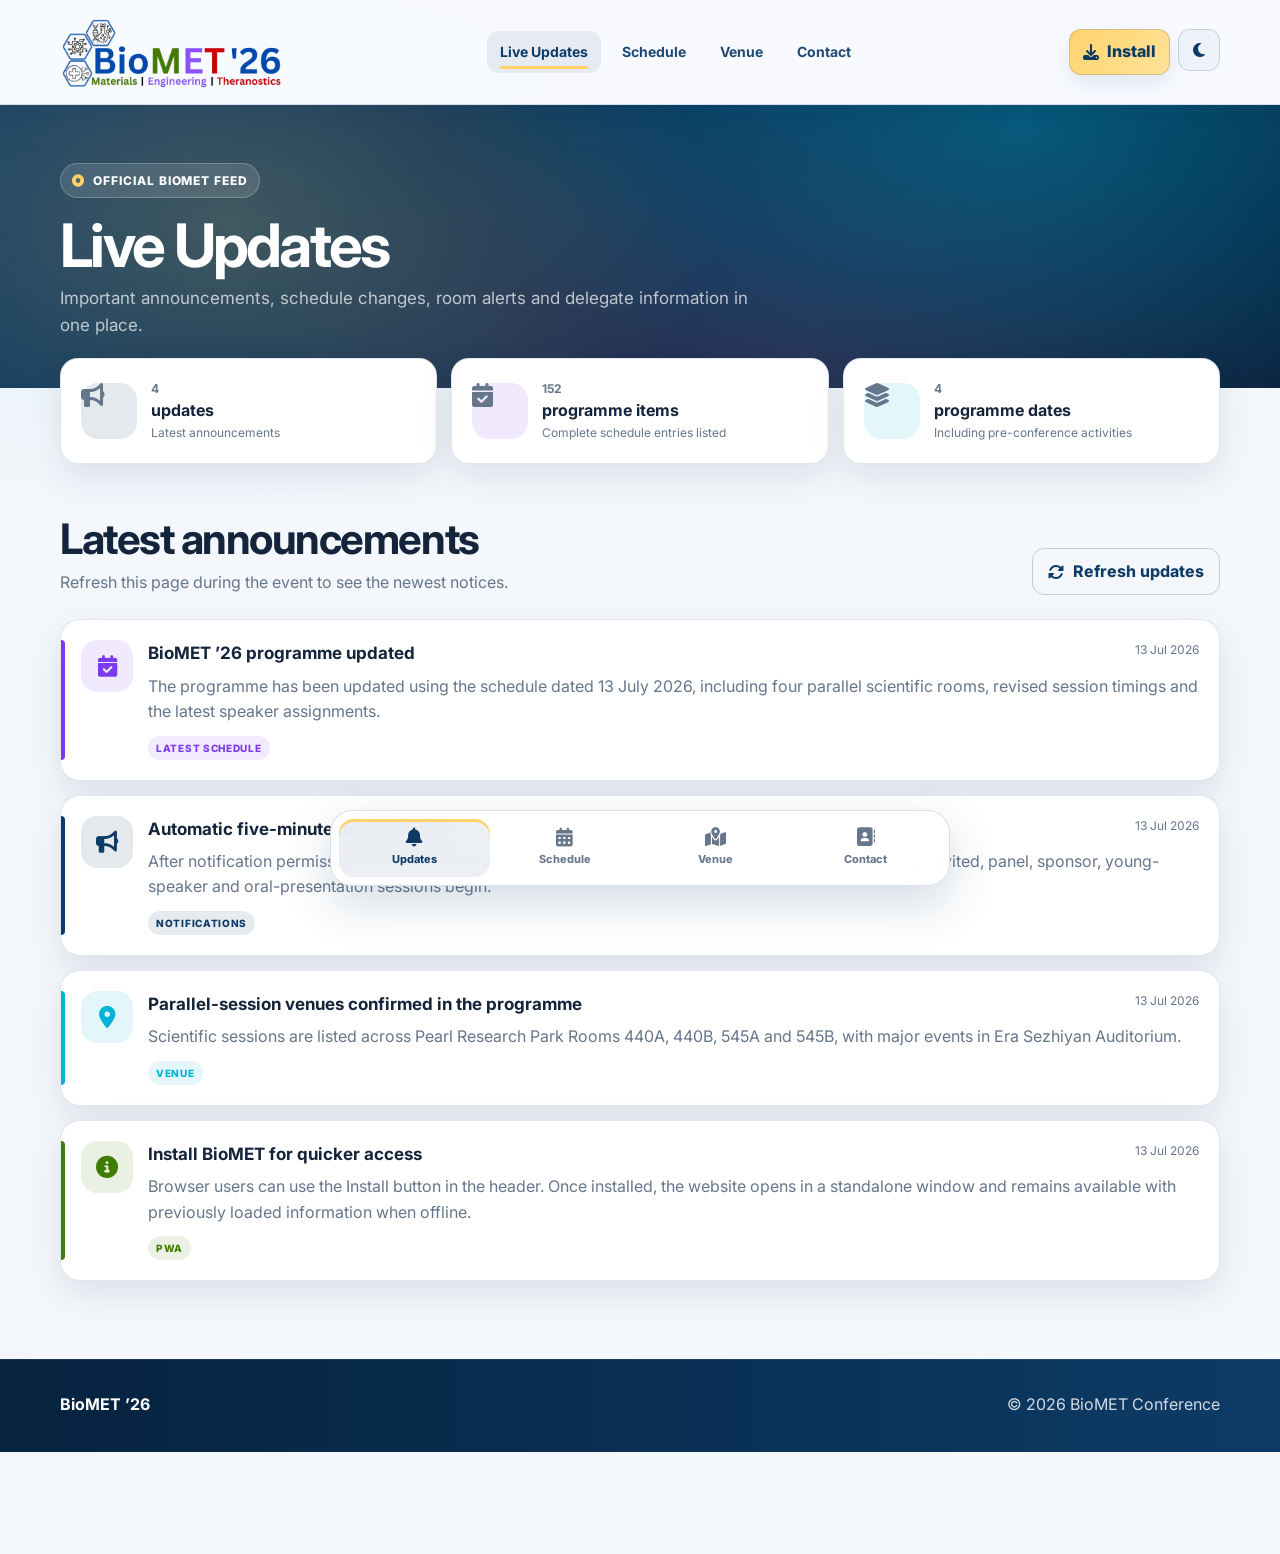
<file: index.html>
<!DOCTYPE html>
<html lang="en">
<head>
  <meta charset="UTF-8"><meta name="viewport" content="width=device-width,initial-scale=1,viewport-fit=cover"><meta name="theme-color" content="#f8faff">
  <meta name="description" content="BioMET Conference live updates"><title>Live Updates | BioMET Conference</title>
  <meta name="application-name" content="BioMET ’26">
  <meta name="mobile-web-app-capable" content="yes">
  <meta name="apple-mobile-web-app-capable" content="yes">
  <meta name="apple-mobile-web-app-title" content="BioMET ’26">
  <meta name="apple-mobile-web-app-status-bar-style" content="default">
  <link rel="manifest" href="manifest.json">
  <link rel="icon" type="image/png" sizes="64x64" href="assets/icons/favicon-64.png">
  <link rel="apple-touch-icon" sizes="180x180" href="assets/icons/apple-touch-icon.png">

<link rel="preconnect" href="https://fonts.googleapis.com"><link rel="preconnect" href="https://fonts.gstatic.com" crossorigin>
  <link href="https://fonts.googleapis.com/css2?family=Inter:wght@400;500;600;700;800&display=swap" rel="stylesheet">
  <link rel="stylesheet" href="https://cdnjs.cloudflare.com/ajax/libs/font-awesome/6.7.2/css/all.min.css"><link rel="stylesheet" href="assets/css/style.css">
</head>
<body data-page="home">
<a class="skip-link" href="#main-content">Skip to content</a>
<header class="app-header"><div class="container header-inner"><a class="brand" href="index.html" aria-label="BioMET home"><img src="assets/icons/logo.png" alt="BioMET Conference"></a><nav class="desktop-nav" aria-label="Primary navigation"><a href="index.html" data-nav="home">Live Updates</a><a href="schedule.html" data-nav="schedule">Schedule</a><a href="venue.html" data-nav="venue">Venue</a><a href="contact.html" data-nav="contact">Contact</a></nav><div class="header-tools"><button class="icon-button theme-button" type="button" data-theme-toggle aria-label="Toggle colour theme"><i class="fa-solid fa-moon"></i></button><button class="icon-button menu-button" id="menuButton" type="button" aria-expanded="false" aria-controls="drawer" aria-label="Open menu"><i class="fa-solid fa-bars"></i></button></div></div></header>
<aside class="drawer" id="drawer" aria-hidden="true"><button class="drawer-backdrop" id="drawerBackdrop" aria-label="Close menu"></button><div class="drawer-panel"><div class="drawer-title"><strong>Conference menu</strong><button class="icon-button" id="drawerClose" type="button" aria-label="Close menu"><i class="fa-solid fa-xmark"></i></button></div><nav class="drawer-nav"><a href="index.html" data-nav="home"><i class="fa-solid fa-bell"></i>Live Updates</a><a href="schedule.html" data-nav="schedule"><i class="fa-solid fa-calendar-days"></i>Schedule</a><a href="venue.html" data-nav="venue"><i class="fa-solid fa-map-location-dot"></i>Venue</a><a href="contact.html" data-nav="contact"><i class="fa-solid fa-address-book"></i>Contact</a></nav></div></aside>
<main id="main-content">
  <section class="page-hero home-hero">
    <div class="container page-hero-inner">
      <div class="hero-copy">
        <span class="page-kicker"><i class="fa-solid fa-circle-dot"></i>Official BioMET feed</span>
        <h1>Live Updates</h1>
        <p>Important announcements, schedule changes, room alerts and delegate information in one place.</p>
      </div>

      <aside class="conference-countdown" id="conferenceCountdown" aria-label="Countdown to BioMET ’26">
        <div class="countdown-heading">
          <span><i class="fa-regular fa-clock"></i> Conference begins in</span>
          <small id="countdownStartLabel">5 Aug 2026 · 12:00 AM IST</small>
        </div>
        <div class="countdown-grid" id="countdownGrid">
          <div><strong id="countdownDays">00</strong><span>Days</span></div>
          <div><strong id="countdownHours">00</strong><span>Hours</span></div>
          <div><strong id="countdownMinutes">00</strong><span>Minutes</span></div>
          <div><strong id="countdownSeconds">00</strong><span>Seconds</span></div>
        </div>
</div>
</aside>
    </div>
  </section>
  <div class="container dashboard-strip" aria-label="Conference summary">
    <article class="metric-card" style="--accent:#0d3b66"><span class="metric-icon"><i class="fa-solid fa-bullhorn"></i></span><div><strong><span id="updateCount">0</span> updates</strong><span>Latest announcements</span></div></article>
    <article class="metric-card" style="--accent:#7c3aed"><span class="metric-icon"><i class="fa-solid fa-calendar-check"></i></span><div><strong><span id="scheduleCount">0</span> programme items</strong><span>Complete schedule entries listed</span></div></article>
    <article class="metric-card" style="--accent:#00b4d8"><span class="metric-icon"><i class="fa-solid fa-layer-group"></i></span><div><strong><span id="conferenceDayCount">0</span> programme dates</strong><span>Including pre-conference activities</span></div></article>
  </div>
  <section class="page-content"><div class="container"><div class="section-heading"><div><h2>Latest announcements</h2><p>Refresh this page during the event to see the newest notices.</p></div><button class="button button-ghost" id="refreshUpdates" type="button"><i class="fa-solid fa-rotate"></i>Refresh updates</button></div><div class="updates-grid"><div class="updates-feed" id="updatesFeed" aria-live="polite"></div></div></div></section>
</main>
<footer class="footer"><div class="container footer-inner"><div><strong data-conference-name>BioMET Conference</strong></div><div>© <span data-current-year></span> BioMET Conference</div></div></footer>
<nav class="app-dock" aria-label="Conference pages"><a href="index.html" data-nav="home"><i class="fa-solid fa-bell"></i><span>Updates</span></a><a href="schedule.html" data-nav="schedule"><i class="fa-solid fa-calendar-days"></i><span>Schedule</span></a><a href="venue.html" data-nav="venue"><i class="fa-solid fa-map-location-dot"></i><span>Venue</span></a><a href="contact.html" data-nav="contact"><i class="fa-solid fa-address-book"></i><span>Contact</span></a></nav>
<div class="toast" id="toast" role="status" aria-live="polite"><i class="fa-solid fa-circle-info"></i><span id="toastText">Updated</span></div>
<script src="assets/js/data.js"></script><script src="assets/js/app.js"></script>
</body></html>
</file>
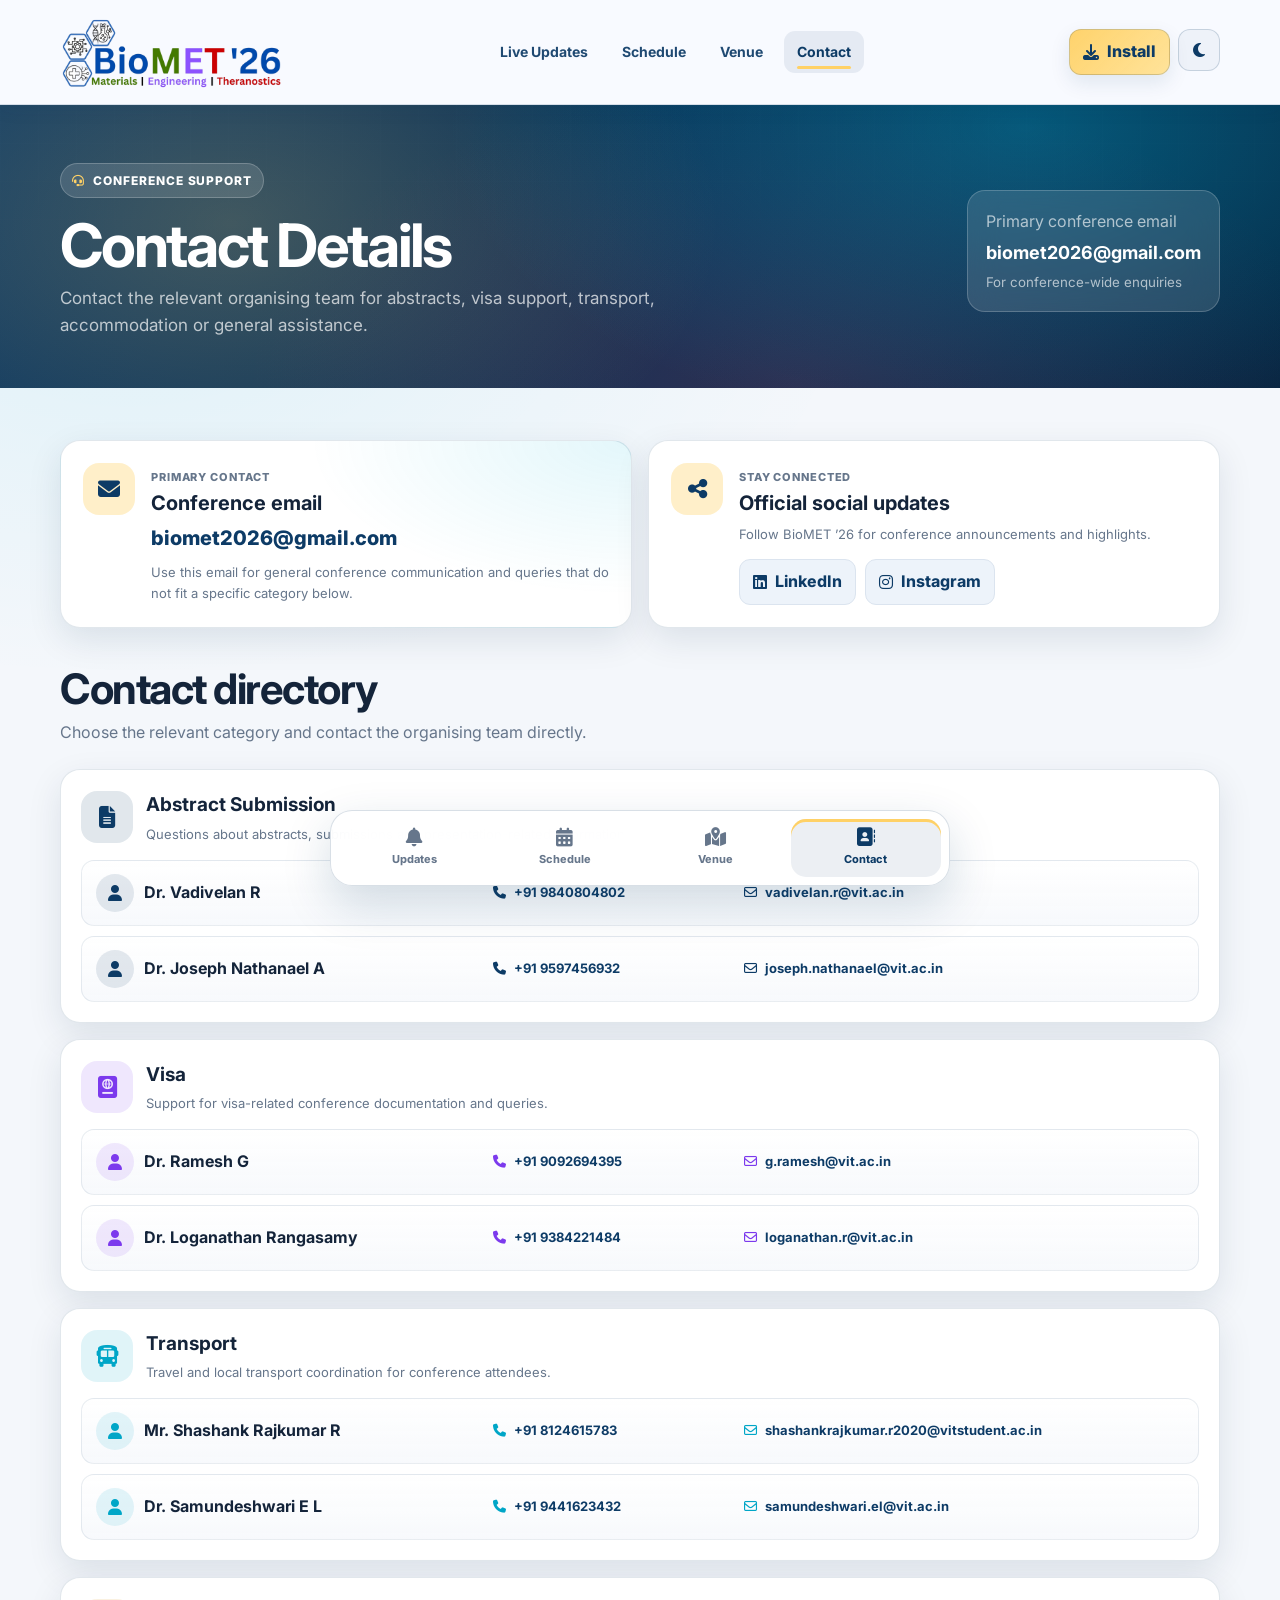
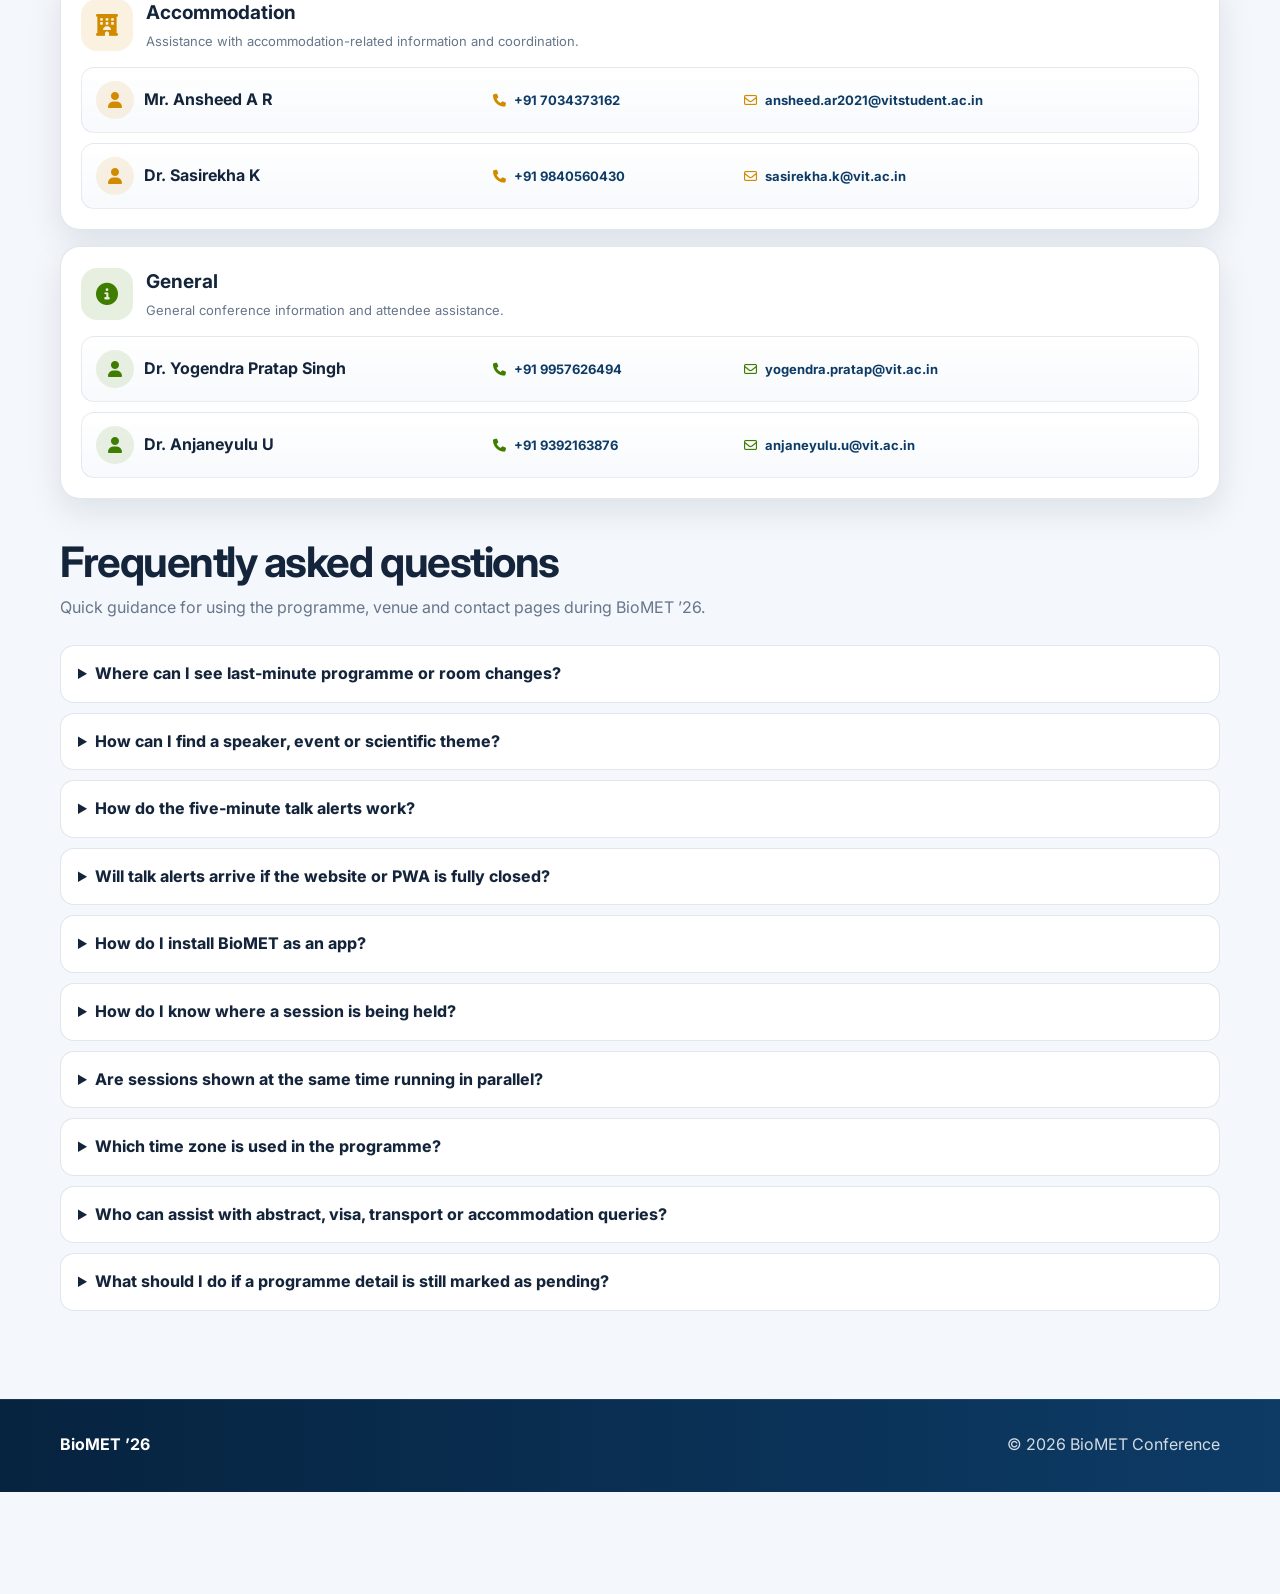
<file: contact.html>
<!DOCTYPE html>
<html lang="en">
<head>
  <meta charset="UTF-8">
  <meta name="viewport" content="width=device-width,initial-scale=1,viewport-fit=cover">
  <meta name="theme-color" content="#f8faff">
  <meta name="description" content="BioMET ’26 conference contact details">
  <title>Contact | BioMET ’26</title>
  <meta name="application-name" content="BioMET ’26">
  <meta name="mobile-web-app-capable" content="yes">
  <meta name="apple-mobile-web-app-capable" content="yes">
  <meta name="apple-mobile-web-app-title" content="BioMET ’26">
  <meta name="apple-mobile-web-app-status-bar-style" content="default">
  <link rel="manifest" href="manifest.json">
  <link rel="icon" type="image/png" sizes="64x64" href="assets/icons/favicon-64.png">
  <link rel="apple-touch-icon" sizes="180x180" href="assets/icons/apple-touch-icon.png">

<link rel="preconnect" href="https://fonts.googleapis.com">
  <link rel="preconnect" href="https://fonts.gstatic.com" crossorigin>
  <link href="https://fonts.googleapis.com/css2?family=Inter:wght@400;500;600;700;800&display=swap" rel="stylesheet">
  <link rel="stylesheet" href="https://cdnjs.cloudflare.com/ajax/libs/font-awesome/6.7.2/css/all.min.css">
  <link rel="stylesheet" href="assets/css/style.css">
</head>
<body data-page="contact">
  <a class="skip-link" href="#main-content">Skip to content</a>

  <header class="app-header">
    <div class="container header-inner">
      <a class="brand" href="index.html" aria-label="BioMET home"><img src="assets/icons/logo.png" alt="BioMET ’26"></a>
      <nav class="desktop-nav" aria-label="Primary navigation">
        <a href="index.html" data-nav="home">Live Updates</a>
        <a href="schedule.html" data-nav="schedule">Schedule</a>
        <a href="venue.html" data-nav="venue">Venue</a>
        <a href="contact.html" data-nav="contact">Contact</a>
      </nav>
      <div class="header-tools">
        <button class="icon-button theme-button" type="button" data-theme-toggle aria-label="Toggle colour theme"><i class="fa-solid fa-moon"></i></button>
        <button class="icon-button menu-button" id="menuButton" type="button" aria-expanded="false" aria-controls="drawer" aria-label="Open menu"><i class="fa-solid fa-bars"></i></button>
      </div>
    </div>
  </header>

  <aside class="drawer" id="drawer" aria-hidden="true">
    <button class="drawer-backdrop" id="drawerBackdrop" aria-label="Close menu"></button>
    <div class="drawer-panel">
      <div class="drawer-title"><strong>Conference menu</strong><button class="icon-button" id="drawerClose" type="button" aria-label="Close menu"><i class="fa-solid fa-xmark"></i></button></div>
      <nav class="drawer-nav" aria-label="Mobile navigation">
        <a href="index.html" data-nav="home"><i class="fa-solid fa-bell"></i>Live Updates</a>
        <a href="schedule.html" data-nav="schedule"><i class="fa-solid fa-calendar-days"></i>Schedule</a>
        <a href="venue.html" data-nav="venue"><i class="fa-solid fa-map-location-dot"></i>Venue</a>
        <a href="contact.html" data-nav="contact"><i class="fa-solid fa-address-book"></i>Contact</a>
      </nav>
    </div>
  </aside>

  <main id="main-content">
    <section class="page-hero">
      <div class="container page-hero-inner">
        <div>
          <span class="page-kicker"><i class="fa-solid fa-headset"></i>Conference support</span>
          <h1>Contact Details</h1>
          <p>Contact the relevant organising team for abstracts, visa support, transport, accommodation or general assistance.</p>
        </div>
        <div class="hero-status">
          <span>Primary conference email</span>
          <strong id="primaryEmailHero">biomet2026@gmail.com</strong>
          <small>For conference-wide enquiries</small>
        </div>
      </div>
    </section>

    <section class="page-content">
      <div class="container">
        <div class="contact-overview-grid">
          <article class="contact-overview-card contact-overview-primary">
            <span class="contact-overview-icon"><i class="fa-solid fa-envelope"></i></span>
            <div>
              <span class="contact-overline">Primary contact</span>
              <h2>Conference email</h2>
              <a class="contact-overview-value" id="primaryEmailLink" href="mailto:biomet2026@gmail.com">biomet2026@gmail.com</a>
              <p>Use this email for general conference communication and queries that do not fit a specific category below.</p>
            </div>
          </article>

          <article class="contact-overview-card">
            <span class="contact-overview-icon"><i class="fa-solid fa-share-nodes"></i></span>
            <div>
              <span class="contact-overline">Stay connected</span>
              <h2>Official social updates</h2>
              <p>Follow BioMET ’26 for conference announcements and highlights.</p>
              <div class="social-contact-links">
                <a id="linkedinLink" href="#" target="_blank" rel="noopener noreferrer"><i class="fa-brands fa-linkedin"></i>LinkedIn</a>
                <a id="instagramLink" href="#" target="_blank" rel="noopener noreferrer"><i class="fa-brands fa-instagram"></i>Instagram</a>
              </div>
            </div>
          </article>
        </div>

        <div class="section-heading contact-directory-heading">
          <div>
            <h2>Contact directory</h2>
            <p>Choose the relevant category and contact the organising team directly.</p>
          </div>
        </div>

        <div class="contact-groups" id="contactGroups"></div>

        <section class="faq" aria-labelledby="faqHeading">
          <div class="section-heading">
            <div>
              <h2 id="faqHeading">Frequently asked questions</h2>
              <p>Quick guidance for using the programme, venue and contact pages during BioMET ’26.</p>
            </div>
          </div>
          <div id="faqList"></div>
        </section>
      </div>
    </section>
  </main>

  <footer class="footer">
    <div class="container footer-inner">
      <div><strong data-conference-name>BioMET ’26</strong></div>
      <div>© <span data-current-year></span> BioMET Conference</div>
    </div>
  </footer>

  <nav class="app-dock" aria-label="Conference pages">
    <a href="index.html" data-nav="home"><i class="fa-solid fa-bell"></i><span>Updates</span></a>
    <a href="schedule.html" data-nav="schedule"><i class="fa-solid fa-calendar-days"></i><span>Schedule</span></a>
    <a href="venue.html" data-nav="venue"><i class="fa-solid fa-map-location-dot"></i><span>Venue</span></a>
    <a href="contact.html" data-nav="contact"><i class="fa-solid fa-address-book"></i><span>Contact</span></a>
  </nav>

  <div class="toast" id="toast" role="status" aria-live="polite"><i class="fa-solid fa-circle-info"></i><span id="toastText">Updated</span></div>
  <script src="assets/js/data.js"></script>
  <script src="assets/js/app.js"></script>
</body>
</html>
</file>
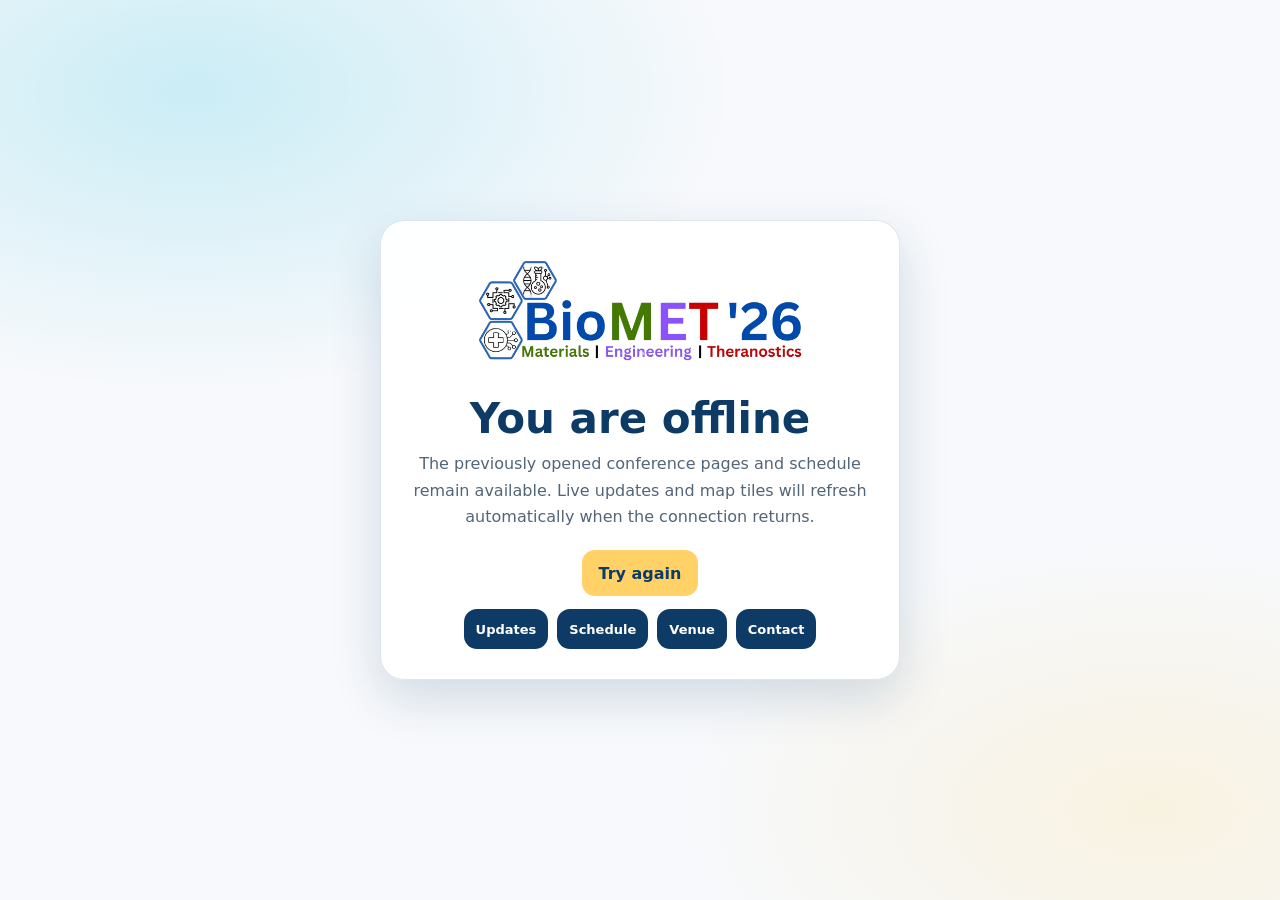
<file: offline.html>
<!DOCTYPE html>
<html lang="en">
<head>
  <meta charset="UTF-8">
  <meta name="viewport" content="width=device-width,initial-scale=1,viewport-fit=cover">
  <meta name="theme-color" content="#0d3b66">
  <title>Offline | BioMET ’26</title>
  <link rel="manifest" href="manifest.json">
  <link rel="icon" type="image/png" sizes="64x64" href="assets/icons/favicon-64.png">
  <link rel="apple-touch-icon" sizes="180x180" href="assets/icons/apple-touch-icon.png">
  <style>
    :root{color-scheme:light dark}
    *{box-sizing:border-box}
    body{margin:0;min-height:100vh;display:grid;place-items:center;padding:24px;font-family:Inter,system-ui,-apple-system,"Segoe UI",sans-serif;color:#102a43;background:radial-gradient(900px 500px at 15% 10%,rgba(0,180,216,.18),transparent 60%),radial-gradient(800px 450px at 90% 90%,rgba(255,209,102,.18),transparent 60%),#f7f9fc}
    main{width:min(100%,520px);padding:30px;text-align:center;background:rgba(255,255,255,.94);border:1px solid rgba(13,59,102,.13);border-radius:24px;box-shadow:0 18px 50px rgba(13,59,102,.16)}
    img{width:min(100%,330px);height:auto;margin:0 auto 24px}
    h1{margin:0 0 8px;color:#0d3b66;font-size:clamp(28px,7vw,42px)}
    p{margin:0 0 20px;color:#526579;line-height:1.65}
    a,button{display:inline-flex;align-items:center;justify-content:center;min-height:46px;padding:10px 17px;border:0;border-radius:13px;color:#0d3b66;background:#ffd166;font:inherit;font-weight:800;text-decoration:none;cursor:pointer}
    .links{margin-top:13px;display:flex;flex-wrap:wrap;justify-content:center;gap:9px}.links a{min-height:40px;padding:8px 12px;color:#fff;background:#0d3b66;font-size:13px}
    @media(prefers-color-scheme:dark){body{color:#eef6ff;background:radial-gradient(900px 520px at 10% 5%,rgba(0,180,216,.18),transparent 62%),radial-gradient(760px 450px at 90% 90%,rgba(239,71,111,.12),transparent 60%),linear-gradient(145deg,#041525,#06233f 55%,#0d3b66)}main{background:rgba(8,30,52,.94);border-color:rgba(255,255,255,.13)}h1{color:#fff}p{color:#becbdd}}
  </style>
</head>
<body>
  <main>
    <img src="assets/icons/logo.png" alt="BioMET ’26">
    <h1>You are offline</h1>
    <p>The previously opened conference pages and schedule remain available. Live updates and map tiles will refresh automatically when the connection returns.</p>
    <button type="button" onclick="location.reload()">Try again</button>
    <div class="links">
      <a href="index.html">Updates</a>
      <a href="schedule.html">Schedule</a>
      <a href="venue.html">Venue</a>
      <a href="contact.html">Contact</a>
    </div>
  </main>
</body>
</html>
</file>
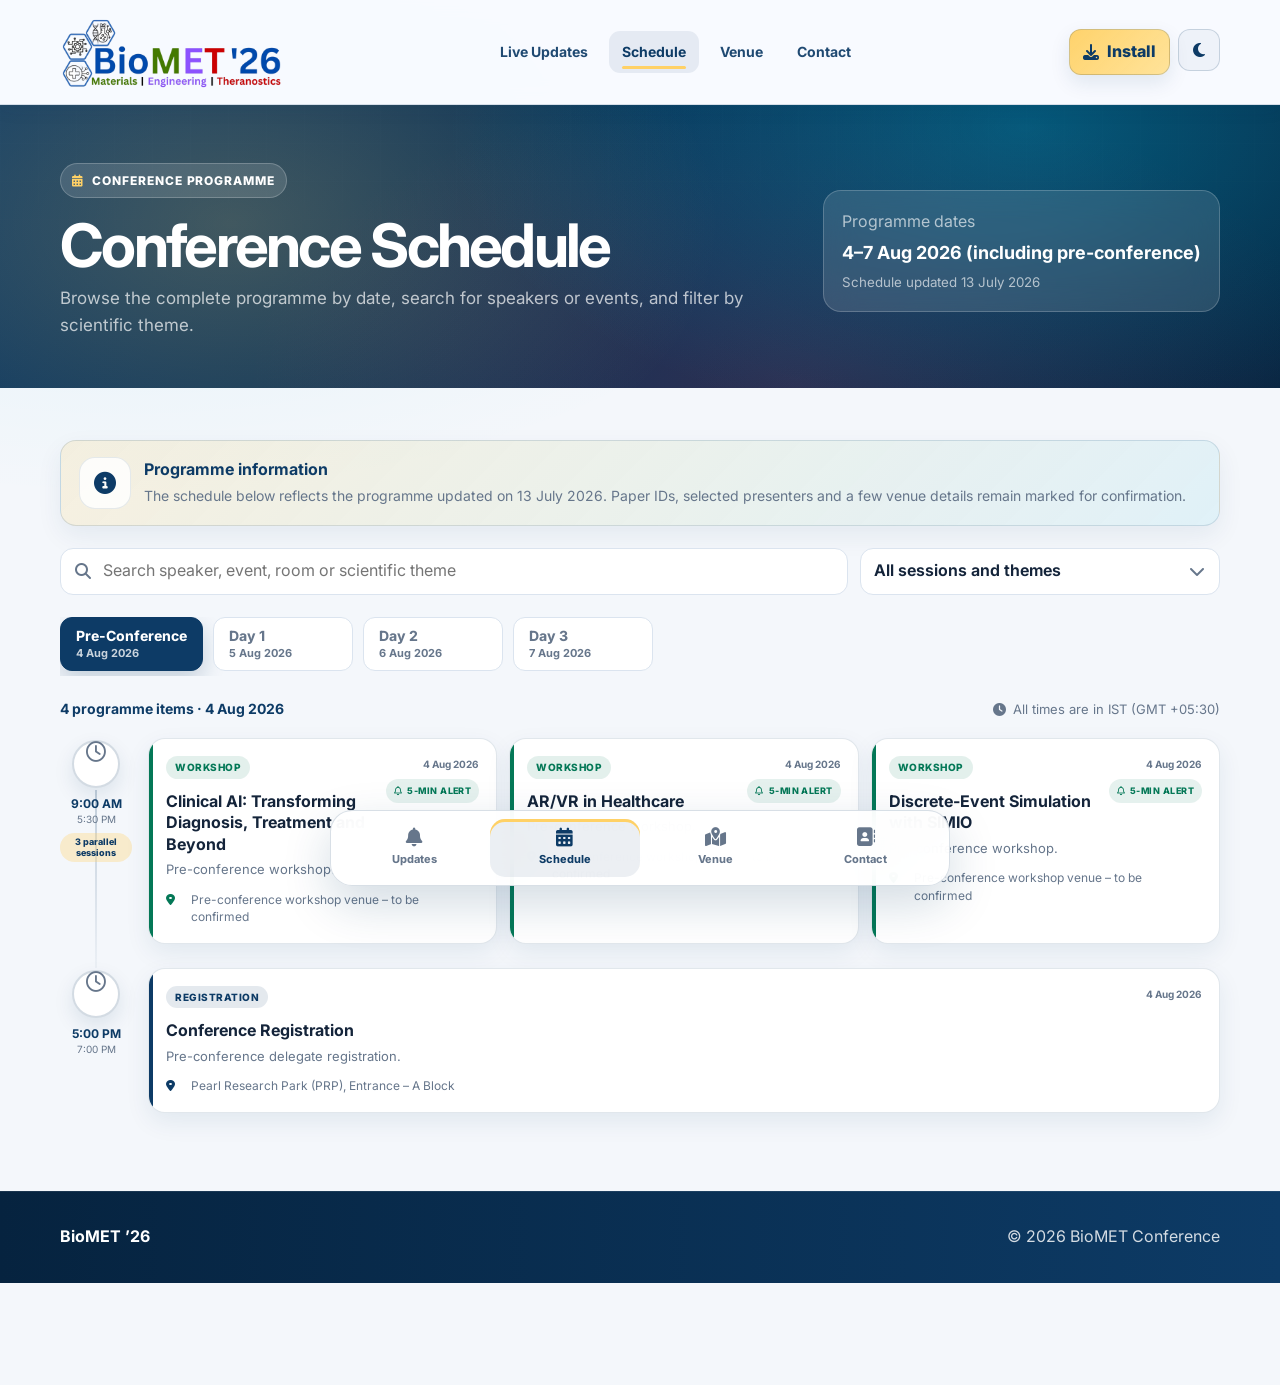
<file: schedule.html>
<!DOCTYPE html>
<html lang="en">
<head>
  <meta charset="UTF-8">
  <meta name="viewport" content="width=device-width,initial-scale=1,viewport-fit=cover">
  <meta name="theme-color" content="#f8faff">
  <meta name="description" content="BioMET ’26 conference schedule">
  <title>Schedule | BioMET ’26</title>
  <meta name="application-name" content="BioMET ’26">
  <meta name="mobile-web-app-capable" content="yes">
  <meta name="apple-mobile-web-app-capable" content="yes">
  <meta name="apple-mobile-web-app-title" content="BioMET ’26">
  <meta name="apple-mobile-web-app-status-bar-style" content="default">
  <link rel="manifest" href="manifest.json">
  <link rel="icon" type="image/png" sizes="64x64" href="assets/icons/favicon-64.png">
  <link rel="apple-touch-icon" sizes="180x180" href="assets/icons/apple-touch-icon.png">

<link rel="preconnect" href="https://fonts.googleapis.com">
  <link rel="preconnect" href="https://fonts.gstatic.com" crossorigin>
  <link href="https://fonts.googleapis.com/css2?family=Inter:wght@400;500;600;700;800&display=swap" rel="stylesheet">
  <link rel="stylesheet" href="https://cdnjs.cloudflare.com/ajax/libs/font-awesome/6.7.2/css/all.min.css">
  <link rel="stylesheet" href="assets/css/style.css">
</head>

<body data-page="schedule">
  <a class="skip-link" href="#main-content">Skip to content</a>

  <header class="app-header">
    <div class="container header-inner">
      <a class="brand" href="index.html" aria-label="BioMET home">
        <img src="assets/icons/logo.png" alt="BioMET ’26">
      </a>

      <nav class="desktop-nav" aria-label="Primary navigation">
        <a href="index.html" data-nav="home">Live Updates</a>
        <a href="schedule.html" data-nav="schedule">Schedule</a>
        <a href="venue.html" data-nav="venue">Venue</a>
        <a href="contact.html" data-nav="contact">Contact</a>
      </nav>

      <div class="header-tools">
        <button class="icon-button theme-button" type="button" data-theme-toggle aria-label="Toggle colour theme">
          <i class="fa-solid fa-moon"></i>
        </button>
        <button class="icon-button menu-button" id="menuButton" type="button" aria-expanded="false" aria-controls="drawer" aria-label="Open menu">
          <i class="fa-solid fa-bars"></i>
        </button>
      </div>
    </div>
  </header>

  <aside class="drawer" id="drawer" aria-hidden="true">
    <button class="drawer-backdrop" id="drawerBackdrop" aria-label="Close menu"></button>
    <div class="drawer-panel">
      <div class="drawer-title">
        <strong>Conference menu</strong>
        <button class="icon-button" id="drawerClose" type="button" aria-label="Close menu">
          <i class="fa-solid fa-xmark"></i>
        </button>
      </div>
      <nav class="drawer-nav" aria-label="Mobile navigation">
        <a href="index.html" data-nav="home"><i class="fa-solid fa-bell"></i>Live Updates</a>
        <a href="schedule.html" data-nav="schedule"><i class="fa-solid fa-calendar-days"></i>Schedule</a>
        <a href="venue.html" data-nav="venue"><i class="fa-solid fa-map-location-dot"></i>Venue</a>
        <a href="contact.html" data-nav="contact"><i class="fa-solid fa-address-book"></i>Contact</a>
      </nav>
    </div>
  </aside>

  <main id="main-content">
    <section class="page-hero">
      <div class="container page-hero-inner">
        <div>
          <span class="page-kicker"><i class="fa-solid fa-calendar-days"></i>Conference programme</span>
          <h1>Conference Schedule</h1>
          <p>Browse the complete programme by date, search for speakers or events, and filter by scientific theme.</p>
        </div>

        <div class="hero-status">
          <span>Programme dates</span>
          <strong data-programme-dates>4–7 Aug 2026</strong>
          <small data-last-updated>Schedule updated 13 July 2026</small>
        </div>
      </div>
    </section>

    <section class="page-content">
      <div class="container">
        <aside class="programme-notice" aria-label="Programme notice">
          <span class="programme-notice-icon"><i class="fa-solid fa-circle-info"></i></span>
          <div>
            <strong>Programme information</strong>
            <p>The schedule below reflects the programme updated on 13 July 2026. Paper IDs, selected presenters and a few venue details remain marked for confirmation.</p>
          </div>
        </aside>

        <div class="schedule-tools">
          <label class="search-control">
            <i class="fa-solid fa-magnifying-glass"></i>
            <span class="sr-only">Search sessions</span>
            <input id="scheduleSearch" type="search" placeholder="Search speaker, event, room or scientific theme">
          </label>

          <label class="select-control">
            <span class="sr-only">Filter by session or theme</span>
            <select id="trackFilter">
              <option value="all">All sessions and themes</option>
            </select>
            <i class="fa-solid fa-chevron-down"></i>
          </label>
        </div>

        <div class="day-tabs" id="dayTabs" role="tablist" aria-label="Conference dates"></div>

        <div class="schedule-summary-row">
          <strong id="scheduleResultCount">Programme items</strong>
          <span><i class="fa-solid fa-clock"></i> All times are in IST (GMT +05:30)</span>
        </div>

        <div class="schedule-list" id="scheduleList"></div>

        <div class="empty-state" id="scheduleEmpty" hidden>
          <i class="fa-regular fa-calendar-xmark"></i>
          <h3>No sessions found</h3>
          <p>Try another date, theme or search term.</p>
        </div>
      </div>
    </section>
  </main>

  <footer class="footer">
    <div class="container footer-inner">
      <div>
        <strong data-conference-name>BioMET ’26</strong>
      </div>
      <div>© <span data-current-year></span> BioMET Conference</div>
    </div>
  </footer>

  <nav class="app-dock" aria-label="Conference pages">
    <a href="index.html" data-nav="home"><i class="fa-solid fa-bell"></i><span>Updates</span></a>
    <a href="schedule.html" data-nav="schedule"><i class="fa-solid fa-calendar-days"></i><span>Schedule</span></a>
    <a href="venue.html" data-nav="venue"><i class="fa-solid fa-map-location-dot"></i><span>Venue</span></a>
    <a href="contact.html" data-nav="contact"><i class="fa-solid fa-address-book"></i><span>Contact</span></a>
  </nav>

  <div class="toast" id="toast" role="status" aria-live="polite">
    <i class="fa-solid fa-circle-info"></i>
    <span id="toastText">Updated</span>
  </div>

  <script src="assets/js/data.js"></script>
  <script src="assets/js/app.js"></script>
</body>
</html>
</file>
<file: assets/css/style.css>
:root{
  --navy:#071a30;--navy2:#0c2a49;--blue:#2d68e8;--cyan:#23c4cb;--green:#17a874;
  --amber:#e49a20;--red:#d84f4f;--violet:#7458d8;--bg:#f4f7fb;--card:#fff;
  --soft:#edf3fa;--text:#14243a;--muted:#66768b;--line:#dbe4ef;
  --shadow:0 12px 34px rgba(13,38,70,.10);--radius:20px;--header:78px;--dock:76px;--max:1160px;
}
html[data-theme="dark"]{--bg:#07111f;--card:#0e1c2c;--soft:#0a1725;--text:#eef5ff;--muted:#a5b5c8;--line:#27394d;--shadow:0 12px 34px rgba(0,0,0,.28)}
*{box-sizing:border-box}html{scroll-behavior:smooth;min-width:320px}body{margin:0;min-width:320px;min-height:100vh;padding-bottom:calc(var(--dock) + 26px);background:var(--bg);color:var(--text);font-family:Inter,system-ui,-apple-system,"Segoe UI",sans-serif;line-height:1.6;overflow-x:hidden}body.no-scroll{overflow:hidden}a{color:inherit;text-decoration:none}button,input,select{font:inherit}button,a{-webkit-tap-highlight-color:transparent}img{display:block;max-width:100%}[hidden]{display:none!important}.container{width:min(calc(100% - 32px),var(--max));margin:auto}.sr-only{position:absolute;width:1px;height:1px;padding:0;margin:-1px;overflow:hidden;clip:rect(0,0,0,0);white-space:nowrap;border:0}.skip-link{position:fixed;top:10px;left:10px;z-index:9999;padding:10px 14px;border-radius:10px;background:#fff;color:#071a30;font-weight:800;transform:translateY(-160%)}.skip-link:focus{transform:translateY(0)}
.app-header{position:sticky;top:0;z-index:1000;min-height:var(--header);background:rgba(7,26,48,.95);border-bottom:1px solid rgba(255,255,255,.1);backdrop-filter:blur(16px);color:#fff}.header-inner{min-height:var(--header);display:flex;align-items:center;justify-content:space-between;gap:24px}.brand img{width:205px}.desktop-nav{display:flex;gap:5px}.desktop-nav a{padding:10px 13px;border-radius:11px;color:rgba(255,255,255,.72);font-size:14px;font-weight:700}.desktop-nav a:hover,.desktop-nav a.active{color:#fff;background:rgba(255,255,255,.11)}.header-tools{display:flex;gap:8px}.icon-button{width:42px;height:42px;display:grid;place-items:center;border:0;border-radius:12px;background:rgba(255,255,255,.1);color:inherit;cursor:pointer}.icon-button:hover{background:rgba(255,255,255,.17)}.menu-button{display:none}
.drawer{position:fixed;inset:0;z-index:1400;visibility:hidden;pointer-events:none}.drawer.open{visibility:visible;pointer-events:auto}.drawer-backdrop{position:absolute;inset:0;border:0;background:rgba(0,0,0,.58);opacity:0;backdrop-filter:blur(4px);transition:.25s}.drawer.open .drawer-backdrop{opacity:1}.drawer-panel{position:absolute;right:0;top:0;width:min(86vw,360px);height:100%;padding:20px;background:var(--card);color:var(--text);transform:translateX(100%);transition:.25s;box-shadow:-20px 0 50px rgba(0,0,0,.28)}.drawer.open .drawer-panel{transform:translateX(0)}.drawer-title{display:flex;align-items:center;justify-content:space-between;padding-bottom:16px;border-bottom:1px solid var(--line)}.drawer-title .icon-button{background:var(--soft)}.drawer-nav{margin-top:18px;display:grid;gap:8px}.drawer-nav a{display:flex;align-items:center;gap:12px;padding:14px;border-radius:13px;background:var(--soft);font-weight:750}.drawer-nav a.active{background:var(--blue);color:#fff}.drawer-nav i{width:20px}
.page-hero{position:relative;overflow:hidden;color:#fff;background:radial-gradient(circle at 80% 0%,rgba(35,196,203,.2),transparent 32%),linear-gradient(145deg,#06111f,#071a30 58%,#0b3152)}.page-hero:after{content:"";position:absolute;inset:0;opacity:.15;background-image:linear-gradient(rgba(255,255,255,.05) 1px,transparent 1px),linear-gradient(90deg,rgba(255,255,255,.05) 1px,transparent 1px);background-size:38px 38px;mask-image:linear-gradient(to bottom,#000,transparent)}.page-hero-inner{position:relative;z-index:1;min-height:270px;padding:58px 0 48px;display:grid;grid-template-columns:minmax(0,1fr) auto;align-items:center;gap:30px}.page-kicker{display:inline-flex;align-items:center;gap:8px;padding:7px 11px;border:1px solid rgba(53,209,213,.27);border-radius:999px;background:rgba(53,209,213,.11);color:#dbfbfc;font-size:12px;font-weight:800;text-transform:uppercase;letter-spacing:.08em}.page-kicker i{color:#35d1d5}.page-hero h1{margin:16px 0 8px;font-size:clamp(38px,5vw,60px);line-height:1.05;letter-spacing:-.045em}.page-hero p{max-width:700px;margin:0;color:rgba(255,255,255,.7);font-size:17px}.hero-status{min-width:220px;padding:18px;border:1px solid rgba(255,255,255,.13);border-radius:18px;background:rgba(255,255,255,.08);backdrop-filter:blur(15px)}.hero-status span,.hero-status small{display:block;color:rgba(255,255,255,.64)}.hero-status strong{display:block;margin:4px 0;font-size:18px}
.page-content{padding:52px 0 78px}.section-heading{margin-bottom:24px;display:flex;align-items:flex-end;justify-content:space-between;gap:20px}.section-heading h2{margin:0;font-size:clamp(28px,4vw,42px);line-height:1.1;letter-spacing:-.035em}.section-heading p{max-width:650px;margin:8px 0 0;color:var(--muted)}.button{min-height:45px;padding:10px 15px;display:inline-flex;align-items:center;justify-content:center;gap:9px;border:1px solid transparent;border-radius:12px;cursor:pointer;font-weight:750;transition:.2s}.button:hover{transform:translateY(-1px)}.button-primary{background:linear-gradient(145deg,var(--blue),#4b7cff);color:#fff;box-shadow:0 12px 24px rgba(45,104,232,.22)}.button-secondary{background:var(--card);border-color:var(--line);color:var(--text)}.button-ghost{background:transparent;border-color:var(--line);color:var(--blue)}.button-block{width:100%}
.dashboard-strip{position:relative;z-index:4;margin-top:-30px;display:grid;grid-template-columns:repeat(3,1fr);gap:14px}.metric-card{padding:20px;display:flex;align-items:center;gap:14px;background:var(--card);border:1px solid var(--line);border-radius:18px;box-shadow:var(--shadow)}.metric-icon{width:46px;height:46px;flex:0 0 46px;display:grid;place-items:center;border-radius:14px;color:var(--accent);background:color-mix(in srgb,var(--accent) 11%,transparent)}.metric-card strong,.metric-card span{display:block}.metric-card strong{font-size:16px}.metric-card span{color:var(--muted);font-size:12px}.updates-grid{display:grid;grid-template-columns:minmax(0,1fr) 300px;gap:22px;align-items:start}.updates-feed{display:grid;gap:14px}.update-card{position:relative;padding:20px;display:grid;grid-template-columns:auto minmax(0,1fr);gap:15px;background:var(--card);border:1px solid var(--line);border-radius:var(--radius);box-shadow:var(--shadow)}.update-card:before{content:"";position:absolute;left:0;top:20px;bottom:20px;width:4px;border-radius:0 4px 4px 0;background:var(--accent)}.update-icon{width:44px;height:44px;display:grid;place-items:center;border-radius:14px;color:var(--accent);background:color-mix(in srgb,var(--accent) 11%,transparent)}.update-head{display:flex;justify-content:space-between;gap:16px}.update-head h3{margin:0;font-size:17px}.update-head time{flex:0 0 auto;color:var(--muted);font-size:12px}.update-card p{margin:6px 0 0;color:var(--muted)}.update-label{margin-top:11px;display:inline-flex;padding:4px 8px;border-radius:999px;color:var(--accent);background:color-mix(in srgb,var(--accent) 10%,transparent);font-size:10px;font-weight:800;text-transform:uppercase;letter-spacing:.07em}.side-card{position:sticky;top:calc(var(--header) + 18px);padding:22px;border-radius:var(--radius);color:#fff;background:radial-gradient(circle at 80% 10%,rgba(53,209,213,.18),transparent 38%),linear-gradient(145deg,var(--navy),var(--navy2));box-shadow:var(--shadow)}.side-card h3{margin:15px 0 7px}.side-card p{margin:0 0 18px;color:rgba(255,255,255,.67);font-size:14px}.side-icon{width:48px;height:48px;display:grid;place-items:center;border-radius:15px;color:#35d1d5;background:rgba(53,209,213,.13)}.quick-links{display:grid;gap:9px}.quick-links a{padding:12px;display:flex;align-items:center;justify-content:space-between;border:1px solid rgba(255,255,255,.1);border-radius:12px;background:rgba(255,255,255,.07);font-size:13px;font-weight:750}
.schedule-tools{margin-bottom:22px;display:grid;grid-template-columns:minmax(0,1fr) 220px;gap:12px}.search-control,.select-control{min-height:47px;display:flex;align-items:center;border:1px solid var(--line);border-radius:13px;background:var(--card)}.search-control{padding:0 14px;gap:10px}.search-control i,.select-control i{color:var(--muted)}.search-control input{width:100%;border:0;outline:0;background:transparent;color:var(--text)}.select-control{position:relative}.select-control select{width:100%;height:45px;padding:0 40px 0 13px;appearance:none;border:0;outline:0;background:transparent;color:var(--text);font-weight:650}.select-control i{position:absolute;right:14px;pointer-events:none}.day-tabs{margin-bottom:22px;display:flex;gap:8px;overflow-x:auto;padding-bottom:5px}.day-tab{min-height:43px;flex:0 0 auto;padding:8px 14px;border:1px solid var(--line);border-radius:12px;background:var(--card);color:var(--muted);cursor:pointer;font-weight:750}.day-tab.active{background:var(--blue);border-color:var(--blue);color:#fff;box-shadow:0 10px 22px rgba(45,104,232,.2)}.schedule-list{display:grid;gap:13px}.session-card{padding:19px;display:grid;grid-template-columns:116px minmax(0,1fr) auto;gap:20px;align-items:center;border:1px solid var(--line);border-radius:var(--radius);background:var(--card);box-shadow:var(--shadow)}.session-time{color:var(--blue)}.session-time strong,.session-time span{display:block}.session-time strong{font-size:18px}.session-time span{color:var(--muted);font-size:12px}.session-main h3{margin:0;font-size:17px}.session-main p{margin:5px 0 0;color:var(--muted);font-size:14px}.session-meta{margin-top:10px;display:flex;flex-wrap:wrap;gap:8px 15px;color:var(--muted);font-size:12px}.session-meta span{display:inline-flex;align-items:center;gap:6px}.track-pill{align-self:start;padding:5px 9px;border-radius:999px;color:var(--accent);background:color-mix(in srgb,var(--accent) 11%,transparent);font-size:10px;font-weight:800;text-transform:uppercase;letter-spacing:.05em;white-space:nowrap}.empty-state{padding:55px 20px;text-align:center;border:1px dashed var(--line);border-radius:var(--radius);background:var(--soft);color:var(--muted)}.empty-state i{color:var(--blue);font-size:34px}.empty-state h3{margin:12px 0 4px;color:var(--text)}.empty-state p{margin:0}
.venue-layout{display:grid;grid-template-columns:minmax(0,1.3fr) minmax(320px,.7fr);gap:22px}.map-card{position:relative;min-height:570px;overflow:hidden;border:1px solid var(--line);border-radius:28px;background:var(--card);box-shadow:var(--shadow)}#venueMap{min-height:570px}.map-placeholder{position:absolute;inset:0;z-index:2;padding:30px;display:grid;place-content:center;justify-items:center;text-align:center;background:radial-gradient(circle at 30% 30%,rgba(45,104,232,.11),transparent 35%),var(--card);color:var(--muted)}.map-placeholder i{margin-bottom:13px;color:var(--blue);font-size:44px}.map-placeholder strong{color:var(--text)}.map-placeholder span{max-width:440px;margin-top:7px}.venue-stack{display:grid;gap:13px}.info-card{padding:18px;display:grid;grid-template-columns:auto minmax(0,1fr);gap:14px;border:1px solid var(--line);border-radius:var(--radius);background:var(--card)}.info-icon{width:44px;height:44px;display:grid;place-items:center;border-radius:14px;color:var(--blue);background:color-mix(in srgb,var(--blue) 11%,transparent)}.info-card small{color:var(--muted);font-weight:700}.info-card h3{margin:2px 0 5px;font-size:17px}.info-card p{margin:0;color:var(--muted);font-size:14px}.venue-buttons{display:grid;grid-template-columns:1fr 1fr;gap:9px}.room-grid{margin-top:24px;display:grid;grid-template-columns:repeat(3,1fr);gap:14px}.room-card{padding:18px;border:1px solid var(--line);border-radius:17px;background:var(--card)}.room-card i{color:var(--blue)}.room-card strong{display:block;margin-top:9px}.room-card span{color:var(--muted);font-size:13px}
.contact-layout{display:grid;grid-template-columns:minmax(0,1fr) 330px;gap:22px;align-items:start}.contact-grid{display:grid;grid-template-columns:repeat(2,1fr);gap:15px}.contact-card{padding:22px;border:1px solid var(--line);border-radius:var(--radius);background:var(--card);box-shadow:var(--shadow)}.contact-icon{width:47px;height:47px;display:grid;place-items:center;border-radius:14px;color:var(--accent);background:color-mix(in srgb,var(--accent) 11%,transparent)}.contact-card h3{margin:15px 0 4px}.contact-card>p{margin:0 0 13px;color:var(--muted);font-size:13px}.contact-links{display:grid;gap:9px}.contact-links a{display:flex;align-items:center;gap:9px;color:var(--muted);font-size:14px;word-break:break-word}.contact-links a:hover{color:var(--blue)}.help-card{position:sticky;top:calc(var(--header) + 18px);padding:23px;color:#fff;border-radius:var(--radius);background:radial-gradient(circle at 85% 10%,rgba(53,209,213,.18),transparent 38%),linear-gradient(145deg,var(--navy),var(--navy2));box-shadow:var(--shadow)}.help-card h3{margin:15px 0 6px}.help-card p{margin:0 0 17px;color:rgba(255,255,255,.68)}.help-list{margin:16px 0;display:grid;gap:10px}.help-list div{display:flex;align-items:flex-start;gap:9px;color:rgba(255,255,255,.75);font-size:13px}.help-list i{margin-top:4px;color:#35d1d5}.faq{margin-top:28px}.faq details{margin-bottom:10px;padding:15px 17px;border:1px solid var(--line);border-radius:14px;background:var(--card)}.faq summary{cursor:pointer;font-weight:750}.faq p{margin:10px 0 0;color:var(--muted)}
.footer{padding:32px 0 34px;background:#06111f;color:rgba(255,255,255,.68)}.footer-inner{display:flex;justify-content:space-between;gap:20px}.footer strong{color:#fff}.app-dock{position:fixed;left:50%;bottom:14px;z-index:1200;width:min(calc(100% - 28px),620px);min-height:var(--dock);padding:8px;display:grid;grid-template-columns:repeat(4,1fr);transform:translateX(-50%);border:1px solid color-mix(in srgb,var(--line) 78%,transparent);border-radius:22px;background:color-mix(in srgb,var(--card) 91%,transparent);color:var(--muted);box-shadow:0 18px 48px rgba(7,25,48,.18);backdrop-filter:blur(20px)}.app-dock a{padding:7px 5px;display:flex;flex-direction:column;align-items:center;justify-content:center;gap:4px;border-radius:15px;font-size:11px;font-weight:750}.app-dock i{font-size:19px}.app-dock a:hover,.app-dock a.active{color:var(--blue);background:color-mix(in srgb,var(--blue) 9%,transparent)}.toast{position:fixed;right:18px;bottom:calc(var(--dock) + 28px);z-index:1600;min-width:230px;padding:13px 16px;display:flex;align-items:center;gap:9px;opacity:0;transform:translateY(20px);pointer-events:none;border-radius:13px;background:var(--navy);color:#fff;box-shadow:var(--shadow);transition:.25s}.toast.show{opacity:1;transform:translateY(0)}.toast i{color:#35d1d5}
@media(max-width:980px){.desktop-nav{display:none}.menu-button{display:grid}.updates-grid,.contact-layout{grid-template-columns:1fr}.side-card,.help-card{position:static}.venue-layout{grid-template-columns:1fr}.dashboard-strip{grid-template-columns:1fr 1fr}.metric-card:last-child{grid-column:1/-1}}
@media(max-width:720px){:root{--header:68px;--dock:68px}.container{width:min(calc(100% - 24px),var(--max))}.brand img{width:170px}.theme-button{display:none}.page-hero-inner{min-height:250px;padding:45px 0 42px;grid-template-columns:1fr;gap:20px}.hero-status{width:100%;min-width:0}.dashboard-strip{margin-top:-22px;grid-template-columns:1fr}.metric-card:last-child{grid-column:auto}.page-content{padding:42px 0 62px}.section-heading{align-items:stretch;flex-direction:column}.section-heading .button{width:100%}.update-card{grid-template-columns:1fr}.update-head{align-items:flex-start;flex-direction:column;gap:4px}.schedule-tools{grid-template-columns:1fr}.session-card{grid-template-columns:1fr;gap:11px}.track-pill{grid-row:1;justify-self:start}.session-time{grid-row:2;display:flex;align-items:baseline;gap:8px}.session-main{grid-row:3}.venue-buttons,.room-grid,.contact-grid{grid-template-columns:1fr}.map-card,#venueMap{min-height:410px}.footer-inner{flex-direction:column}.app-dock{bottom:0;width:100%;min-height:calc(var(--dock) + env(safe-area-inset-bottom));padding:7px 6px calc(7px + env(safe-area-inset-bottom));border-left:0;border-right:0;border-bottom:0;border-radius:18px 18px 0 0}.toast{left:12px;right:12px;bottom:calc(var(--dock) + 14px + env(safe-area-inset-bottom))}}
@media(max-width:400px){.brand img{width:150px}.app-dock a{font-size:9px}.app-dock i{font-size:17px}}
@media(prefers-reduced-motion:reduce){*,*:before,*:after{scroll-behavior:auto!important;animation-duration:.01ms!important;animation-iteration-count:1!important;transition-duration:.01ms!important}}


/* ======================================================================
   BioMET ’26 official website colour alignment
   Header: soft off-white with navy navigation
   Footer: navy gradient
   Brand palette: navy, teal, gold and coral
   ====================================================================== */
:root {
  --navy: #0d3b66;
  --navy2: #06233f;
  --blue: #0d3b66;
  --cyan: #00b4d8;
  --teal: #00b4d8;
  --gold: #ffd166;
  --coral: #ef476f;
  --green: #3f7d00;
  --amber: #d18b00;
  --red: #ef476f;
  --violet: #7c3aed;
  --header: 104px;
}

body {
  background:
    radial-gradient(1200px 600px at 10% 10%, rgba(0, 180, 216, .08), transparent 60%),
    radial-gradient(1000px 500px at 90% 0%, rgba(255, 209, 102, .10), transparent 55%),
    var(--bg);
}

/* The header stays aligned with the main BioMET website in both themes. */
.app-header {
  min-height: var(--header);
  color: var(--navy);
  background: rgba(248, 250, 255, .96);
  border-bottom: 1px solid rgba(13, 59, 102, .14);
  backdrop-filter: saturate(160%) blur(10px);
  -webkit-backdrop-filter: saturate(160%) blur(10px);
  box-shadow: 0 5px 18px rgba(13, 59, 102, .06);
}

.header-inner {
  min-height: var(--header);
  padding-block: 10px;
}

.brand {
  min-width: 0;
  display: inline-flex;
  align-items: center;
}

.brand img {
  width: auto !important;
  height: 78px;
  max-width: min(440px, 49vw);
  object-fit: contain;
}

.desktop-nav {
  gap: 8px;
}

.desktop-nav a {
  position: relative;
  color: rgba(13, 59, 102, .92);
  font-weight: 700;
}

.desktop-nav a:hover,
.desktop-nav a.active {
  color: var(--navy);
  background: rgba(13, 59, 102, .08);
}

.desktop-nav a.active::after {
  content: "";
  position: absolute;
  left: 13px;
  right: 13px;
  bottom: 4px;
  height: 3px;
  border-radius: 999px;
  background: var(--gold);
}

.app-header .icon-button {
  color: var(--navy);
  background: rgba(13, 59, 102, .04);
  border: 1px solid rgba(13, 59, 102, .18);
}

.app-header .icon-button:hover {
  color: var(--navy2);
  background: rgba(13, 59, 102, .09);
}

.drawer-title .icon-button {
  color: var(--navy);
  border: 1px solid rgba(13, 59, 102, .12);
}

.drawer-nav a.active {
  color: #fff;
  background: linear-gradient(135deg, var(--navy), var(--navy2));
}

/* Hero uses the same BioMET palette without requiring a banner image. */
.page-hero {
  background:
    radial-gradient(800px 430px at 80% 8%, rgba(0, 180, 216, .34), transparent 72%),
    radial-gradient(680px 420px at 18% 42%, rgba(255, 209, 102, .22), transparent 72%),
    radial-gradient(760px 430px at 62% 100%, rgba(239, 71, 111, .16), transparent 72%),
    linear-gradient(120deg, var(--navy), var(--navy2));
}

.page-kicker {
  color: #fff;
  background: rgba(255, 255, 255, .13);
  border-color: rgba(255, 255, 255, .21);
}

.page-kicker i,
.side-icon,
.help-list i,
.toast i {
  color: var(--gold);
}

.hero-status {
  background: rgba(255, 255, 255, .12);
  border-color: rgba(255, 255, 255, .20);
}

.button-primary {
  color: var(--navy);
  background: var(--gold);
  box-shadow: 0 12px 24px rgba(13, 59, 102, .16);
}

.button-primary:hover {
  color: var(--navy2);
  background: #ffda7f;
}

.button-ghost {
  color: var(--navy);
  border-color: rgba(13, 59, 102, .22);
}

.day-tab.active {
  color: #fff;
  background: var(--navy);
  border-color: var(--navy);
  box-shadow: 0 10px 22px rgba(13, 59, 102, .20);
}

.session-time,
.empty-state i,
.info-icon,
.room-card i,
.contact-links a:hover,
.map-placeholder i {
  color: var(--navy);
}

/* The quick-access/install column was removed, so announcements use full width. */
.updates-grid {
  display: block;
}

.updates-feed {
  width: 100%;
}

.update-card {
  border-color: rgba(13, 59, 102, .12);
}

.metric-card,
.session-card,
.contact-card,
.info-card,
.room-card,
.faq details {
  border-color: rgba(13, 59, 102, .12);
}

/* Same footer treatment as the main BioMET website. */
.footer {
  color: rgba(255, 255, 255, .82);
  background: linear-gradient(90deg, var(--navy2), var(--navy));
  border-top: 1px solid rgba(255, 255, 255, .08);
}

.footer strong {
  color: #fff;
}

/* Persistent mobile-first navigation; this is navigation, not an installable app bar. */
.app-dock {
  border-color: rgba(13, 59, 102, .16);
  background: color-mix(in srgb, #ffffff 94%, transparent);
  box-shadow: 0 18px 48px rgba(13, 59, 102, .18);
}

html[data-theme="dark"] .app-dock {
  background: color-mix(in srgb, var(--card) 94%, transparent);
}

.app-dock a:hover,
.app-dock a.active {
  color: var(--navy);
  background: rgba(13, 59, 102, .08);
}

.app-dock a.active {
  box-shadow: inset 0 3px 0 var(--gold);
}

.toast {
  background: linear-gradient(90deg, var(--navy2), var(--navy));
}

@media (max-width: 980px) {
  .brand img {
    max-width: min(410px, 64vw);
  }
}

@media (max-width: 720px) {
  :root {
    --header: 78px;
  }

  .header-inner {
    padding-block: 7px;
  }

  .brand img {
    width: auto !important;
    height: 57px;
    max-width: calc(100vw - 96px);
  }

  .menu-button {
    flex: 0 0 42px;
  }

  .page-hero-inner {
    padding-top: 42px;
  }
}

@media (max-width: 400px) {
  .brand img {
    height: 50px;
    max-width: calc(100vw - 82px);
  }
}


/* ======================================================================
   Detailed BioMET programme layout — updated from 13 July 2026 schedule
   ====================================================================== */

.programme-notice {
  margin-bottom: 22px;
  padding: 16px 18px;
  display: grid;
  grid-template-columns: auto minmax(0, 1fr);
  gap: 13px;
  align-items: start;
  border: 1px solid rgba(13, 59, 102, .14);
  border-radius: 16px;
  background: linear-gradient(135deg, rgba(255, 209, 102, .18), rgba(0, 180, 216, .08));
  box-shadow: 0 10px 26px rgba(13, 59, 102, .07);
}

.programme-notice-icon {
  width: 42px;
  height: 42px;
  display: grid;
  place-items: center;
  border-radius: 13px;
  color: var(--navy);
  background: rgba(255, 255, 255, .82);
  border: 1px solid rgba(13, 59, 102, .10);
}

.programme-notice strong {
  display: block;
  color: var(--navy);
}

.programme-notice p {
  margin: 3px 0 0;
  color: var(--muted);
  font-size: 14px;
}

.schedule-tools {
  grid-template-columns: minmax(0, 1fr) minmax(260px, 360px);
}

.day-tabs {
  gap: 10px;
}

.day-tab {
  min-width: 140px;
  padding: 9px 15px;
  display: flex;
  flex-direction: column;
  align-items: flex-start;
  line-height: 1.25;
}

.day-tab span {
  color: inherit;
  font-size: 14px;
}

.day-tab small {
  margin-top: 3px;
  color: var(--muted);
  font-size: 11px;
  font-weight: 700;
}

.day-tab.active small {
  color: rgba(255, 255, 255, .78);
}

.schedule-summary-row {
  margin: 2px 0 18px;
  display: flex;
  align-items: center;
  justify-content: space-between;
  gap: 16px;
  color: var(--muted);
  font-size: 13px;
}

.schedule-summary-row strong {
  color: var(--navy);
  font-size: 14px;
}

.schedule-summary-row span {
  display: inline-flex;
  align-items: center;
  gap: 7px;
}

.schedule-list {
  display: grid;
  gap: 24px;
}

.time-block {
  position: relative;
  padding-left: 88px;
}

.time-block::before {
  content: "";
  position: absolute;
  left: 35px;
  top: 52px;
  bottom: -24px;
  width: 2px;
  background: linear-gradient(to bottom, rgba(13, 59, 102, .22), rgba(13, 59, 102, .04));
}

.time-block:last-child::before {
  display: none;
}

.time-block-heading {
  position: absolute;
  left: 0;
  top: 0;
  width: 72px;
  display: flex;
  flex-direction: column;
  align-items: center;
  text-align: center;
}

.time-icon {
  width: 42px;
  height: 42px;
  display: grid;
  place-items: center;
  border-radius: 50%;
  color: var(--navy);
  background: var(--card);
  border: 2px solid rgba(13, 59, 102, .18);
  box-shadow: 0 8px 20px rgba(13, 59, 102, .10);
}

.time-block-heading > div {
  margin-top: 8px;
}

.time-block-heading strong,
.time-block-heading span {
  display: block;
}

.time-block-heading strong {
  color: var(--navy);
  font-size: 12px;
  line-height: 1.25;
}

.time-block-heading span {
  margin-top: 2px;
  color: var(--muted);
  font-size: 10px;
  line-height: 1.25;
}

.time-block-heading small {
  margin-top: 7px;
  padding: 4px 6px;
  border-radius: 999px;
  color: var(--navy);
  background: rgba(255, 209, 102, .32);
  font-size: 9px;
  font-weight: 800;
  line-height: 1.2;
}

.parallel-grid {
  display: grid;
  grid-template-columns: repeat(auto-fit, minmax(235px, 1fr));
  gap: 12px;
}

.parallel-grid.single {
  grid-template-columns: 1fr;
}

.programme-card {
  position: relative;
  min-width: 0;
  padding: 17px;
  overflow: hidden;
  border: 1px solid rgba(13, 59, 102, .12);
  border-radius: 17px;
  background: var(--card);
  box-shadow: 0 9px 24px rgba(13, 59, 102, .08);
}

.programme-card::before {
  content: "";
  position: absolute;
  left: 0;
  top: 0;
  bottom: 0;
  width: 4px;
  background: var(--accent);
}

.programme-card-top {
  display: flex;
  align-items: flex-start;
  justify-content: space-between;
  gap: 10px;
}

.programme-card .track-pill {
  max-width: calc(100% - 72px);
  white-space: normal;
  line-height: 1.25;
  color: var(--accent);
  background: color-mix(in srgb, var(--accent) 11%, transparent);
}

.programme-date {
  flex: 0 0 auto;
  color: var(--muted);
  font-size: 10px;
  font-weight: 700;
}

.programme-card h3 {
  margin: 12px 0 5px;
  color: var(--text);
  font-size: 16px;
  line-height: 1.35;
}

.programme-card > p {
  margin: 0 0 11px;
  color: var(--muted);
  font-size: 13px;
  line-height: 1.5;
}

.session-details {
  display: grid;
  gap: 8px;
}

.session-detail {
  display: grid;
  grid-template-columns: 18px minmax(0, 1fr);
  gap: 7px;
  align-items: start;
  color: var(--muted);
  font-size: 12px;
  line-height: 1.45;
}

.session-detail i {
  margin-top: 3px;
  color: var(--accent);
}

.session-note {
  margin-top: 11px;
  padding: 9px 10px;
  border-radius: 10px;
  color: var(--navy);
  background: rgba(255, 209, 102, .20);
  font-size: 11px;
  font-weight: 700;
}

html[data-theme="dark"] .programme-notice-icon {
  background: rgba(255, 255, 255, .10);
}

html[data-theme="dark"] .programme-notice strong,
html[data-theme="dark"] .schedule-summary-row strong,
html[data-theme="dark"] .time-block-heading strong {
  color: var(--text);
}

@media (max-width: 900px) {
  .parallel-grid {
    grid-template-columns: repeat(2, minmax(0, 1fr));
  }

  .parallel-grid.single {
    grid-template-columns: 1fr;
  }
}

@media (max-width: 720px) {
  .schedule-tools {
    grid-template-columns: 1fr;
  }

  .day-tab {
    min-width: 128px;
  }

  .schedule-summary-row {
    align-items: flex-start;
    flex-direction: column;
    gap: 5px;
  }

  .time-block {
    padding-left: 0;
  }

  .time-block::before {
    display: none;
  }

  .time-block-heading {
    position: static;
    width: auto;
    margin-bottom: 9px;
    padding: 9px 12px;
    flex-direction: row;
    align-items: center;
    gap: 10px;
    text-align: left;
    border-radius: 13px;
    color: var(--navy);
    background: rgba(13, 59, 102, .06);
  }

  .time-icon {
    width: 36px;
    height: 36px;
    flex: 0 0 36px;
    border-width: 1px;
    box-shadow: none;
  }

  .time-block-heading > div {
    margin-top: 0;
  }

  .time-block-heading strong {
    font-size: 13px;
  }

  .time-block-heading span {
    font-size: 11px;
  }

  .time-block-heading small {
    margin: 0 0 0 auto;
  }

  .parallel-grid {
    grid-template-columns: 1fr;
  }

  .programme-card {
    padding: 16px;
  }
}

@media (max-width: 420px) {
  .programme-notice {
    grid-template-columns: 1fr;
  }

  .programme-card-top {
    flex-direction: column;
  }

  .programme-card .track-pill {
    max-width: 100%;
  }

  .programme-date {
    flex: initial;
  }

  .time-block-heading small {
    display: none;
  }
}


/* ======================================================================
   July 2026 refinements
   - Branded gradient dark mode
   - Native schedule dropdown contrast fix
   - Official grouped BioMET contact directory
   ====================================================================== */

/* Native dropdown menus need explicit option colours in dark mode. */
html[data-theme="dark"] .select-control {
  border-color: rgba(0, 180, 216, .26);
  background: linear-gradient(135deg, rgba(13, 59, 102, .88), rgba(6, 35, 63, .94));
  box-shadow: 0 10px 28px rgba(0, 0, 0, .20);
}

html[data-theme="dark"] .select-control select {
  color: #f4f8ff;
  color-scheme: dark;
}

html[data-theme="dark"] .select-control select option,
html[data-theme="dark"] .select-control select optgroup {
  color: #f4f8ff;
  background-color: #0a2948;
}

html[data-theme="dark"] .select-control i {
  color: var(--gold);
}

html[data-theme="dark"] .search-control {
  border-color: rgba(0, 180, 216, .24);
  background: linear-gradient(135deg, rgba(13, 59, 102, .78), rgba(6, 35, 63, .90));
}

html[data-theme="dark"] .search-control input::placeholder {
  color: rgba(238, 245, 255, .58);
}

/* Dark mode uses layered BioMET navy, teal, gold and coral gradients. */
html[data-theme="dark"] body {
  background:
    radial-gradient(1100px 680px at 5% -5%, rgba(0, 180, 216, .22), transparent 64%),
    radial-gradient(900px 560px at 96% 2%, rgba(255, 209, 102, .12), transparent 62%),
    radial-gradient(880px 560px at 55% 105%, rgba(239, 71, 111, .10), transparent 68%),
    linear-gradient(145deg, #06111f 0%, #0a2948 48%, #06233f 100%);
  background-attachment: fixed;
}

html[data-theme="dark"] .app-header {
  color: #fff;
  background:
    radial-gradient(500px 160px at 82% 0%, rgba(0, 180, 216, .18), transparent 72%),
    linear-gradient(90deg, rgba(6, 35, 63, .98), rgba(13, 59, 102, .98), rgba(6, 35, 63, .98));
  border-bottom-color: rgba(255, 255, 255, .13);
  box-shadow: 0 8px 28px rgba(0, 0, 0, .24);
}

html[data-theme="dark"] .desktop-nav a {
  color: rgba(255, 255, 255, .76);
}

html[data-theme="dark"] .desktop-nav a:hover,
html[data-theme="dark"] .desktop-nav a.active {
  color: #fff;
  background: rgba(255, 255, 255, .11);
}

html[data-theme="dark"] .app-header .icon-button {
  color: #fff;
  background: rgba(255, 255, 255, .08);
  border-color: rgba(255, 255, 255, .18);
}

html[data-theme="dark"] .app-header .icon-button:hover {
  color: var(--gold);
  background: rgba(255, 255, 255, .13);
}

html[data-theme="dark"] .drawer-panel {
  background:
    radial-gradient(500px 360px at 100% 0%, rgba(0, 180, 216, .16), transparent 70%),
    linear-gradient(155deg, #0b2f52, #061d35 70%);
}

html[data-theme="dark"] .drawer-title .icon-button,
html[data-theme="dark"] .drawer-nav a {
  color: var(--text);
  background: rgba(255, 255, 255, .07);
  border-color: rgba(255, 255, 255, .10);
}

html[data-theme="dark"] .drawer-nav a.active {
  color: #fff;
  background: linear-gradient(135deg, #0d3b66, #006f91);
}

html[data-theme="dark"] .metric-card,
html[data-theme="dark"] .update-card,
html[data-theme="dark"] .programme-card,
html[data-theme="dark"] .info-card,
html[data-theme="dark"] .room-card,
html[data-theme="dark"] .contact-overview-card,
html[data-theme="dark"] .contact-group,
html[data-theme="dark"] .contact-person,
html[data-theme="dark"] .faq details,
html[data-theme="dark"] .schedule-summary-row,
html[data-theme="dark"] .programme-notice {
  background:
    radial-gradient(500px 220px at 100% 0%, rgba(0, 180, 216, .08), transparent 72%),
    linear-gradient(145deg, rgba(14, 48, 82, .96), rgba(7, 29, 52, .96));
  border-color: rgba(135, 188, 222, .18);
  box-shadow: 0 14px 34px rgba(0, 0, 0, .24);
}

html[data-theme="dark"] .day-tab {
  color: rgba(238, 245, 255, .72);
  border-color: rgba(135, 188, 222, .18);
  background: linear-gradient(145deg, rgba(13, 59, 102, .76), rgba(6, 35, 63, .88));
}

html[data-theme="dark"] .day-tab.active {
  color: var(--navy2);
  border-color: var(--gold);
  background: linear-gradient(135deg, var(--gold), #ffdc83);
  box-shadow: 0 10px 24px rgba(0, 0, 0, .22);
}

html[data-theme="dark"] .day-tab.active small {
  color: rgba(6, 35, 63, .72);
}

html[data-theme="dark"] .app-dock {
  border-color: rgba(255, 255, 255, .13);
  background:
    radial-gradient(380px 120px at 50% 0%, rgba(0, 180, 216, .14), transparent 75%),
    linear-gradient(90deg, rgba(6, 35, 63, .96), rgba(13, 59, 102, .96));
  color: rgba(255, 255, 255, .66);
}

html[data-theme="dark"] .app-dock a:hover,
html[data-theme="dark"] .app-dock a.active {
  color: var(--gold);
  background: rgba(255, 255, 255, .09);
}

/* Contact page */
.contact-overview-grid {
  display: grid;
  grid-template-columns: repeat(2, minmax(0, 1fr));
  gap: 16px;
}

.contact-overview-card {
  min-width: 0;
  padding: 22px;
  display: grid;
  grid-template-columns: auto minmax(0, 1fr);
  gap: 16px;
  border: 1px solid rgba(13, 59, 102, .12);
  border-radius: var(--radius);
  background: var(--card);
  box-shadow: var(--shadow);
}

.contact-overview-primary {
  background:
    radial-gradient(460px 220px at 100% 0%, rgba(0, 180, 216, .11), transparent 70%),
    var(--card);
}

.contact-overview-icon {
  width: 48px;
  height: 48px;
  display: grid;
  place-items: center;
  border-radius: 15px;
  color: var(--navy);
  background: rgba(255, 209, 102, .35);
}

.contact-overline {
  color: var(--muted);
  font-size: 11px;
  font-weight: 800;
  text-transform: uppercase;
  letter-spacing: .08em;
}

.contact-overview-card h2 {
  margin: 3px 0 6px;
  font-size: 20px;
  line-height: 1.25;
}

.contact-overview-card p {
  margin: 8px 0 0;
  color: var(--muted);
  font-size: 13px;
}

.contact-overview-value {
  color: var(--navy);
  font-size: clamp(16px, 2vw, 20px);
  font-weight: 800;
  overflow-wrap: anywhere;
}

.contact-overview-value:hover {
  color: var(--teal);
}

.social-contact-links {
  margin-top: 14px;
  display: flex;
  flex-wrap: wrap;
  gap: 9px;
}

.social-contact-links a {
  min-height: 42px;
  padding: 9px 13px;
  display: inline-flex;
  align-items: center;
  gap: 8px;
  border: 1px solid var(--line);
  border-radius: 11px;
  color: var(--navy);
  background: var(--soft);
  font-weight: 750;
}

.contact-directory-heading {
  margin-top: 38px;
}

.contact-groups {
  display: grid;
  gap: 16px;
}

.contact-group {
  padding: 20px;
  border: 1px solid rgba(13, 59, 102, .12);
  border-radius: var(--radius);
  background: var(--card);
  box-shadow: var(--shadow);
}

.contact-group-head {
  margin-bottom: 15px;
  display: grid;
  grid-template-columns: auto minmax(0, 1fr);
  gap: 13px;
  align-items: center;
}

.contact-group-icon {
  width: 46px;
  height: 46px;
  display: grid;
  place-items: center;
  border-radius: 14px;
  color: var(--accent);
  background: color-mix(in srgb, var(--accent) 12%, transparent);
}

.contact-group-head h3 {
  margin: 0;
  font-size: 19px;
}

.contact-group-head p {
  margin: 3px 0 0;
  color: var(--muted);
  font-size: 13px;
}

.contact-person-list {
  display: grid;
  gap: 10px;
}

.contact-person {
  min-width: 0;
  padding: 13px 14px;
  display: grid;
  grid-template-columns: minmax(220px, 1.05fr) minmax(145px, .65fr) minmax(250px, 1.2fr);
  gap: 12px;
  align-items: center;
  border: 1px solid rgba(13, 59, 102, .09);
  border-radius: 13px;
  background: linear-gradient(180deg, rgba(255, 255, 255, .98), rgba(247, 249, 252, .96));
}

.contact-person-name {
  min-width: 0;
  display: flex;
  align-items: center;
  gap: 10px;
}

.person-avatar {
  width: 34px;
  height: 34px;
  flex: 0 0 34px;
  display: grid;
  place-items: center;
  border-radius: 50%;
  color: var(--accent);
  background: color-mix(in srgb, var(--accent) 11%, transparent);
}

.contact-person-link {
  min-width: 0;
  display: flex;
  align-items: center;
  gap: 8px;
  color: var(--navy);
  font-size: 13px;
  font-weight: 700;
}

.contact-person-link span {
  min-width: 0;
  overflow-wrap: anywhere;
}

.contact-person-link i {
  flex: 0 0 auto;
  color: var(--accent);
}

.contact-person-link:hover {
  color: var(--teal);
}

.faq {
  margin-top: 40px;
}

html[data-theme="dark"] .contact-overview-value,
html[data-theme="dark"] .social-contact-links a,
html[data-theme="dark"] .contact-person-link {
  color: var(--text);
}

html[data-theme="dark"] .social-contact-links a {
  border-color: rgba(135, 188, 222, .18);
  background: rgba(255, 255, 255, .07);
}

html[data-theme="dark"] .contact-overview-icon {
  color: var(--gold);
  background: rgba(255, 209, 102, .14);
}

@media (max-width: 900px) {
  .contact-person {
    grid-template-columns: 1fr 1fr;
  }

  .contact-person-name {
    grid-column: 1 / -1;
  }
}

@media (max-width: 720px) {
  .contact-overview-grid {
    grid-template-columns: 1fr;
  }

  .contact-person {
    grid-template-columns: 1fr;
    gap: 8px;
  }

  .contact-person-name {
    grid-column: auto;
  }
}

@media (max-width: 430px) {
  .contact-overview-card {
    grid-template-columns: 1fr;
  }
}

/* Progressive Web App / installed-window refinements */
.app-header {
  padding-top: env(safe-area-inset-top);
}

@media (display-mode: standalone) {
  body {
    overscroll-behavior-y: contain;
  }

  .app-header {
    -webkit-user-select: none;
    user-select: none;
  }
}


/* ======================================================================
   13 July 2026 PWA, countdown, notification and visual refinements
   ====================================================================== */

/* Larger and clearer interface icons */
.metric-icon {
  width: 56px;
  height: 56px;
  flex: 0 0 56px;
  border-radius: 17px;
}
.metric-icon i { font-size: 24px; }

.update-icon {
  width: 52px;
  height: 52px;
  border-radius: 16px;
}
.update-icon i { font-size: 22px; }

.programme-notice-icon,
.contact-group-icon,
.contact-overview-icon,
.info-icon {
  width: 52px;
  height: 52px;
  border-radius: 16px;
}
.programme-notice-icon i,
.contact-group-icon i,
.contact-overview-icon i,
.info-icon i { font-size: 22px; }

.time-icon {
  width: 48px;
  height: 48px;
}
.time-icon i { font-size: 20px; }

.person-avatar {
  width: 38px;
  height: 38px;
  flex-basis: 38px;
}
.person-avatar i { font-size: 16px; }

.room-card > i {
  width: 48px;
  height: 48px;
  display: grid;
  place-items: center;
  margin-bottom: 11px;
  border-radius: 15px;
  color: var(--navy);
  background: rgba(0, 180, 216, .12);
  font-size: 21px;
}

html[data-theme="dark"] .room-card > i {
  color: var(--gold);
  background: rgba(255, 209, 102, .12);
}

/* Browser-only one-click install control */
.install-app-button {
  min-height: 42px;
  padding: 9px 13px;
  display: inline-flex;
  align-items: center;
  justify-content: center;
  gap: 8px;
  border: 1px solid rgba(13, 59, 102, .18);
  border-radius: 12px;
  color: var(--navy);
  background: linear-gradient(135deg, rgba(255, 209, 102, .96), #ffe39a);
  box-shadow: 0 8px 20px rgba(13, 59, 102, .10);
  cursor: pointer;
  font-weight: 800;
  white-space: nowrap;
}
.install-app-button:hover {
  transform: translateY(-1px);
  box-shadow: 0 12px 24px rgba(13, 59, 102, .16);
}
.install-app-button.install-ready::after {
  content: "";
  width: 7px;
  height: 7px;
  margin-left: 1px;
  border-radius: 50%;
  background: #18a872;
  box-shadow: 0 0 0 4px rgba(24, 168, 114, .13);
}
html[data-theme="dark"] .install-app-button {
  color: var(--navy2);
  border-color: rgba(255, 209, 102, .44);
  background: linear-gradient(135deg, var(--gold), #ffe399);
}

/* Home countdown */
.home-hero .page-hero-inner {
  grid-template-columns: minmax(0, 1fr) minmax(330px, 430px);
}
.conference-countdown {
  min-width: 0;
  padding: 21px;
  border: 1px solid rgba(255, 255, 255, .18);
  border-radius: 22px;
  background:
    radial-gradient(340px 150px at 100% 0%, rgba(0, 180, 216, .18), transparent 72%),
    rgba(255, 255, 255, .09);
  box-shadow: 0 20px 52px rgba(0, 0, 0, .22);
  backdrop-filter: blur(17px);
}
.countdown-heading {
  display: flex;
  align-items: center;
  justify-content: space-between;
  gap: 14px;
}
.countdown-heading > span {
  display: inline-flex;
  align-items: center;
  gap: 8px;
  color: #fff;
  font-size: 14px;
  font-weight: 800;
}
.countdown-heading > span i { color: var(--gold); }
.countdown-heading small,
.countdown-update {
  color: rgba(255, 255, 255, .66);
  font-size: 11px;
}
.countdown-grid {
  margin: 16px 0 13px;
  display: grid;
  grid-template-columns: repeat(4, 1fr);
  gap: 8px;
}
.countdown-grid > div {
  min-width: 0;
  padding: 13px 6px 11px;
  display: grid;
  justify-items: center;
  border: 1px solid rgba(255, 255, 255, .13);
  border-radius: 14px;
  background: rgba(255, 255, 255, .08);
}
.countdown-grid strong {
  color: #fff;
  font-size: clamp(23px, 3vw, 34px);
  line-height: 1;
  letter-spacing: -.04em;
}
.countdown-grid span {
  margin-top: 7px;
  color: rgba(255, 255, 255, .62);
  font-size: 9px;
  font-weight: 800;
  text-transform: uppercase;
  letter-spacing: .08em;
}
.countdown-grid > div:last-child strong { color: var(--gold); }
.countdown-update { display: block; }
.countdown-live-message {
  min-height: 105px;
  margin: 16px 0 13px;
  display: flex;
  align-items: center;
  gap: 13px;
  padding: 17px;
  border-radius: 15px;
  background: rgba(24, 168, 114, .17);
  border: 1px solid rgba(72, 224, 170, .28);
}
.countdown-live-message > i {
  color: #62e5af;
  font-size: 30px;
}
.countdown-live-message strong,
.countdown-live-message span { display: block; }
.countdown-live-message span {
  margin-top: 3px;
  color: rgba(255, 255, 255, .68);
  font-size: 12px;
}

/* Talk notification controls */
.hero-action-row {
  margin-top: 20px;
  display: flex;
  flex-wrap: wrap;
  align-items: center;
  gap: 10px;
}
.button-alert {
  color: #fff;
  border-color: rgba(255, 255, 255, .22);
  background: rgba(255, 255, 255, .11);
  box-shadow: none;
}
.button-alert:hover {
  color: var(--navy2);
  background: var(--gold);
  border-color: var(--gold);
}
.button-alert.is-enabled {
  color: #052c20;
  border-color: #63e3b2;
  background: linear-gradient(135deg, #70e5b8, #a4f0d4);
}
.button-alert.is-blocked {
  opacity: .68;
  cursor: not-allowed;
}
.programme-title-row {
  display: flex;
  align-items: flex-start;
  justify-content: space-between;
  gap: 12px;
}
.programme-title-row h3 {
  min-width: 0;
  margin-right: auto;
}
.talk-alert-chip {
  flex: 0 0 auto;
  padding: 5px 8px;
  display: inline-flex;
  align-items: center;
  gap: 5px;
  border-radius: 999px;
  color: var(--accent);
  background: color-mix(in srgb, var(--accent) 10%, transparent);
  font-size: 9px;
  font-weight: 800;
  white-space: nowrap;
  text-transform: uppercase;
  letter-spacing: .05em;
}

/* Installation guidance modal */
.install-modal {
  position: fixed;
  inset: 0;
  z-index: 3000;
  visibility: hidden;
  opacity: 0;
  pointer-events: none;
  transition: opacity .2s ease, visibility .2s ease;
}
.install-modal.open {
  visibility: visible;
  opacity: 1;
  pointer-events: auto;
}
.install-modal-backdrop {
  position: absolute;
  inset: 0;
  width: 100%;
  border: 0;
  background: rgba(2, 12, 24, .66);
  backdrop-filter: blur(5px);
}
.install-modal-card {
  position: absolute;
  left: 50%;
  top: 50%;
  width: min(calc(100% - 28px), 470px);
  max-height: calc(100vh - 40px);
  overflow-y: auto;
  padding: 27px;
  transform: translate(-50%, -50%);
  border: 1px solid var(--line);
  border-radius: 24px;
  color: var(--text);
  background: var(--card);
  box-shadow: 0 28px 80px rgba(0, 0, 0, .32);
}
.install-modal-close {
  position: absolute;
  top: 14px;
  right: 14px;
  width: 38px;
  height: 38px;
  display: grid;
  place-items: center;
  border: 0;
  border-radius: 11px;
  color: var(--text);
  background: var(--soft);
  cursor: pointer;
}
.install-modal-icon {
  width: 56px;
  height: 56px;
  display: grid;
  place-items: center;
  border-radius: 17px;
  color: var(--navy);
  background: rgba(255, 209, 102, .35);
  font-size: 24px;
}
.install-modal-card h2 {
  margin: 16px 0 6px;
  font-size: 25px;
}
.install-modal-card p { color: var(--muted); }
.install-modal-card ol {
  margin: 17px 0 21px;
  padding-left: 22px;
  color: var(--muted);
}
.install-modal-card li { margin-bottom: 9px; }
html[data-theme="dark"] .install-modal-card {
  background:
    radial-gradient(420px 200px at 100% 0%, rgba(0, 180, 216, .11), transparent 70%),
    #092540;
}
html[data-theme="dark"] .install-modal-icon {
  color: var(--gold);
  background: rgba(255, 209, 102, .13);
}
html[data-theme="dark"] .install-modal-close { background: rgba(255,255,255,.08); }

/* Keep native schedule dropdown readable in every dark browser. */
html[data-theme="dark"] .select-control select {
  color: #f7fbff !important;
  background-color: transparent !important;
  color-scheme: dark;
}
html[data-theme="dark"] .select-control select option,
html[data-theme="dark"] .select-control select optgroup {
  color: #f7fbff !important;
  background: #082b4b !important;
}

/* Installed standalone window: installation control is never needed. */
@media (display-mode: standalone), (display-mode: fullscreen) {
  .install-app-button { display: none !important; }
}

@media (max-width: 980px) {
  .home-hero .page-hero-inner { grid-template-columns: 1fr; }
  .conference-countdown { width: min(100%, 560px); }
}

@media (max-width: 720px) {
  .install-app-button {
    width: 42px;
    height: 42px;
    min-height: 42px;
    padding: 0;
    border-radius: 12px;
  }
  .install-app-button span { display: none; }
  .install-app-button i { font-size: 17px; }

  .metric-icon {
    width: 52px;
    height: 52px;
    flex-basis: 52px;
  }
  .metric-icon i { font-size: 22px; }

  .conference-countdown { padding: 17px; }
  .countdown-heading { align-items: flex-start; flex-direction: column; gap: 4px; }
  .countdown-grid strong { font-size: 25px; }
  .hero-action-row .button { width: auto; }
  .button-alert { min-height: 43px; }

  .programme-title-row { flex-direction: column; }
  .talk-alert-chip { align-self: flex-start; }
}

@media (max-width: 390px) {
  .brand img { width: 145px; }
  .header-tools { gap: 5px; }
  .countdown-grid { gap: 5px; }
  .countdown-grid > div { padding-inline: 3px; }
  .countdown-grid strong { font-size: 22px; }
  .countdown-grid span { font-size: 8px; }
}
</file>
